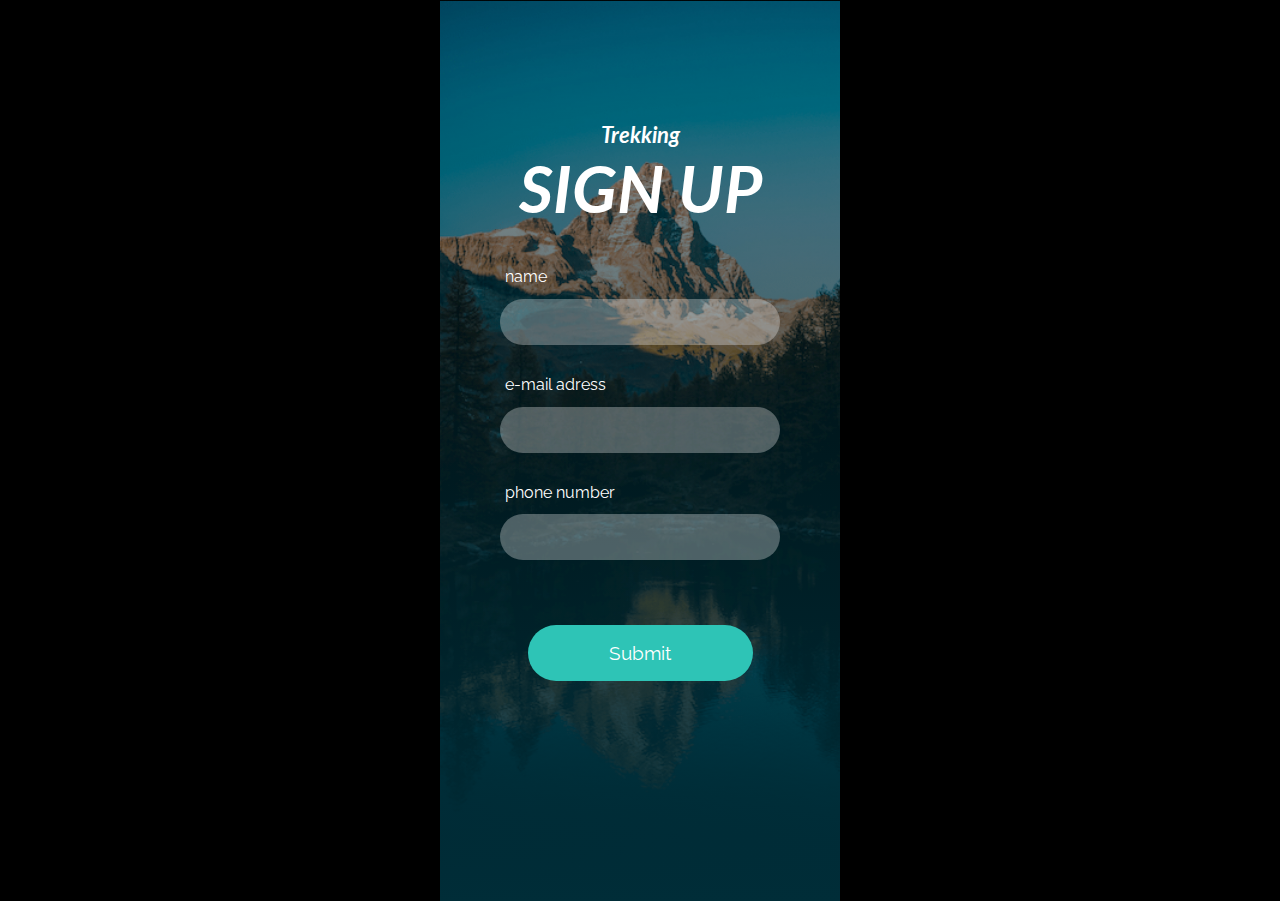
<file: 001/index.html>
<!DOCTYPE html>
<html lang="en">
<head>
    <meta charset="UTF-8">
    <meta name="viewport" content="width=device-width, initial-scale=1.0">
    <link rel="stylesheet" href="style.css">
    <title>Daily UI 001</title>
</head>
<body>
    <div class="wrapper">
        <header id="header" class="">
            <h2 class="desc">Trekking</h2>
            <h1 class="title">Sign Up</h1>
        </header>
        <div class="main">
            <form action="" class="sign-up-form">
                <label id="labelName" class="" for="name">name</label>
                <input type="text" class="" id="name" autocomplete="no">
                <label id="labelEmail" class="" for="email">e-mail adress</label>
                <input type="text" class="" id="email" autocomplete="no">
                <label id="labelTel" class="" for="phone">phone number</label>
                <input type="number" class="" id="phone" autocomplete="off">
                

                <button type="button" id="submitBtn" class="submit-btn "><span class="">Submit</span></button>
            </form>
        </div>
        <div id="signedUp" class="sucsess drop-downX">
            <h2 class="sucsess__titel">Success</h2>
            <p class="sucsess__desc"><strong>Hi <span id="descName">Name</span>!</strong><br>
                You have now been registered to our trekking tour. <br> We will send you confirmation e-mail to <strong><span id="descEmail">place@holder.com</span></strong>.
            <br><br>Have a great day!</p>
            <button class="btn" onclick="location.reload()">OK, got it!</button>

        </div>
    </div>
    <script src="script.js"></script>
</body>
</html>
</file>
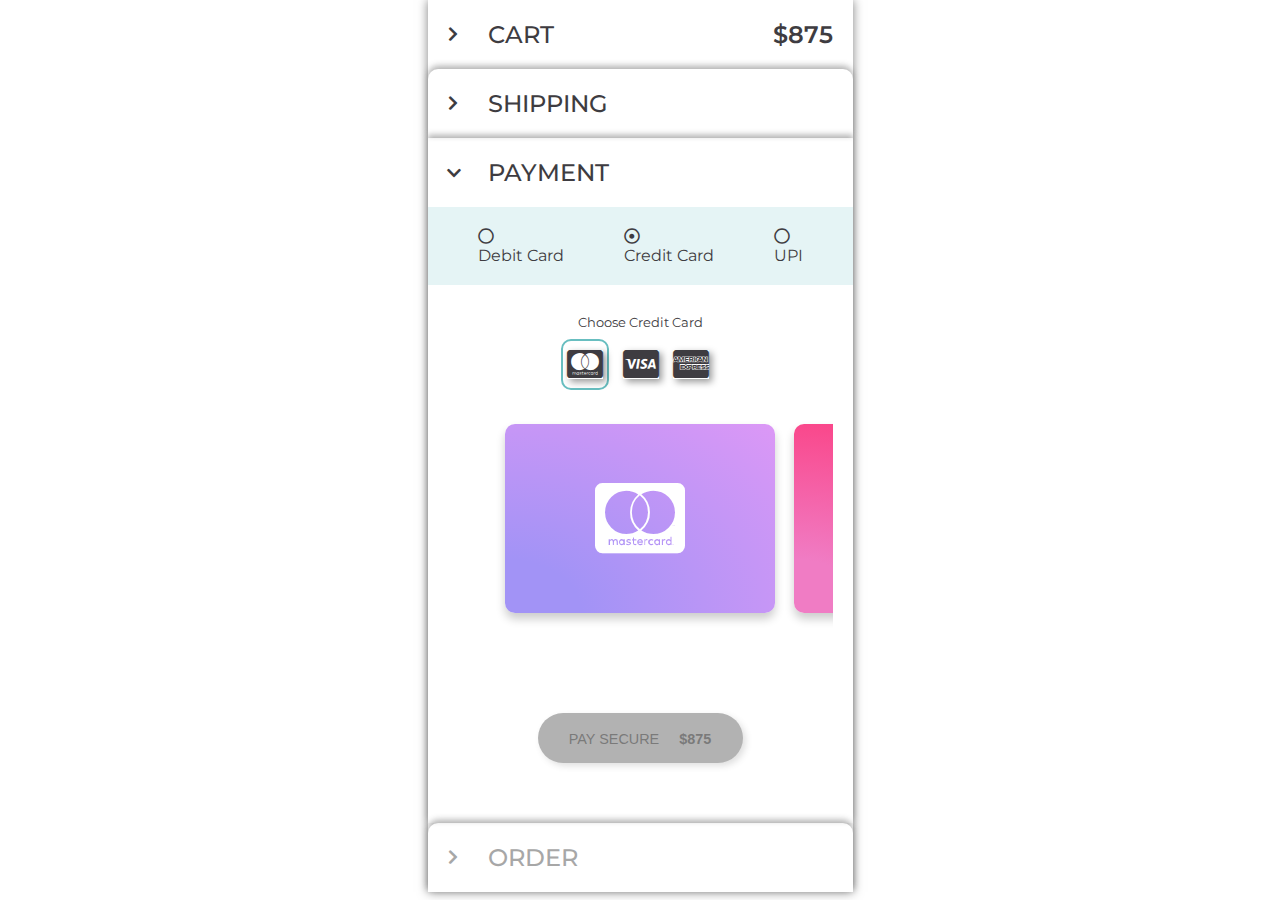
<file: 002/index.html>
<!DOCTYPE html>
<html lang="en">
<head>
    <meta charset="UTF-8">
    <meta name="viewport" content="width=device-width, initial-scale=1.0">
    <!-- <link rel="stylesheet" href="test.css"> -->
    <link rel="stylesheet" href="style.css">
    <title>DaliUI002</title>
</head>
<body>

    <div class="wrapper checkout">
      <section class="column-row">
        <header class="row checkout__header">
          <div class="checkout__header__expand"><i class="fas fa-chevron-right"></i></div>
          <h2>Cart</h2>
          <h2 class="cart-price">$875</h2>
        </header>
        <section class="row checkout__body collaps">
          <header class="checkout__body__header">
            <h2>Cart placeholder</h2>
          </header>
          <section class="checkout__body__container">
            <p><strong>This is placeholder text for shopping cart</strong></p>
            <p>Lorem ipsum dolor sit amet consectetur adipisicing elit. Officiis animi aspernatur fugiat dolore recusandae atque harum, soluta expedita cumque? Sed dolorum consequatur odit voluptate tempore consequuntur at, omnis dignissimos enim!</p>
          </section>
        </section>
      </section>

      <section class="column-row top-shadow round-top">
        <header class="row checkout__header">
          <div class="header__expand"><i class="fas fa-chevron-right"></i></div>
          <h2>Shipping</h2>
        </header>
        <section class="row checkout__body collaps">
          <header class="checkout__body__header">
            <h2>Shipping placholder</h2>
          </header>
          <section class="checkout__body__container">
            <p><strong>This is placeholder text for Shipping</strong></p>
            <p>Lorem ipsum dolor sit amet consectetur adipisicing elit. Officiis animi aspernatur fugiat dolore recusandae atque harum, soluta expedita cumque? Sed dolorum consequatur odit voluptate tempore consequuntur at, omnis dignissimos enim!</p>
          </section>
        </section>
      </section>

      <section class="column-row top-shadow">
        <header class="row checkout__header">
          <div class="header__expand rotate-90-cw"><i class="fas fa-chevron-right"></i></div>
          <h2>Payment</h2>
        </header>
        <section class="row checkout__body">
          <header class="checkout__body__header">
            <form class="checkout__body__header__payment" action="">
              <div class="pay-choice">
                <p><i class="far fa-circle"></i></p>
                <label for="r-debit" class="pay-choice__text">Debit Card</label>
              </div>
              <div class="pay-choice">
                <p><i class="far fa-dot-circle"></i></p>
                <label for="r-credit" class="pay-choice__text">Credit Card</label>
              </div>
              <div class="pay-choice">
                <p><i class="far fa-circle"></i></p>
                <label for="r-upi"class="pay-choice__text">UPI</label>
              </div>
            </form>
          </header>

          <section class="checkout__body__container">

              <section class="slider">
                <section class="slider__btns">
                  <header class="slider__btns__header"><p>Choose Credit Card</p></header>
                  <div class="slider__btns__list">
                    <a href="#slide-1" class="slider__btns__list__btn active"><i class="fab fa-cc-mastercard"></i></a>
                    <a href="#slide-2" class="slider__btns__list__btn"><i class="fab fa-cc-visa"></i></a>
                    <a href="#slide-3" class="slider__btns__list__btn"><i class="fab fa-cc-amex"></i></a>
                </div>
                </section>
                <section id="scroll" class="slider__slides">
                  <div id="slide-1" class="cc-card mastercard-bg">
                    <i class="fab fa-cc-mastercard"></i>
                  </div>
                  <div id="slide-2" class="cc-card visa-bg">
                    <i class="fab fa-cc-visa"></i>
                  </div>
                  <div id="slide-3" class="cc-card amex-bg">
                    <i class="fab fa-cc-amex"></i>
                  </div>
                </section>


                

              </section> <!-- End Slider -->
              
              <section class="pay-btn">
                <button id="payBtn" class="pay-btn__btn btn-inactive">Pay secure<span class="pay-btn__btn__price">$875</span></button>
              </section>
              <!-- popUp-close -->

              <div id="popUp" class="popUp popUp-close">
                <div id="closePopUp" class="popUp__card__close-btn"><i class="far fa-times-circle"></i></div>
                
                <div id="popUpCard" class="popUp__card">
                  
                  <span class="popUp__card__brand"><i class="fab"></i></span>
                  <form class="popUp__card__form" action="">
                    <label for="cardName" class="card-form__name">CARDHOLDER NAME</label>
                    <input type="text" id="cardName" class="card-form__input" name="name" pattern="[A-Za-z]{3}" placeholder="Jane Doe">
                    <label for="cardName" class="card-form__name">CARD NUMBER</label>
                    <input type="text" id="cardNumber" class="card-form__input" name="number" maxlength="19" placeholder="1234 5678 9012 4567">
                    <label for="cardName" class="card-form__name">EXPIRE DATE</label>
                    <input type="text" id="cardDate" class="card-form__input" name="date"  maxlength="7" placeholder="12 / 31">
                    <label for="cardName" class="card-form__name">CVC</label>
                    <input type="password" id="cardCVC" class="card-form__input" name="CVC" maxlength="4" placeholder="1234">
                    <button type="submit" id="cardSubmit" name="submit-card" class="pay-btn__btn card-form__submit-card" >confirm</button>
                  </form>
                </div>
                
              </div>

           </section>
        </section>
      </section>

      <section class="column-row top-shadow round-top">
        <header class="row checkout__header">
          <div class="header__expand unchecked"><i class="fas fa-chevron-right"></i></div>
          <h2 class="unchecked">Order</h2>
        </header>
        <section class="row checkout__body collaps">
          <header class="checkout__body__header">
            <h2>Order placholder</h2>
          </header>
          <section class="checkout__body__container">
            <p><strong>This is placeholder text for Order</strong></p>
            <p>Lorem ipsum dolor sit amet consectetur adipisicing elit. Officiis animi aspernatur fugiat dolore recusandae atque harum, soluta expedita cumque? Sed dolorum consequatur odit voluptate tempore consequuntur at, omnis dignissimos enim!</p>
          </section>
        </section>
      </section>

    </div>
  <script src="script.js"></script>
  <script src="script/validation.js"></script>
</body>
</html>
</file>
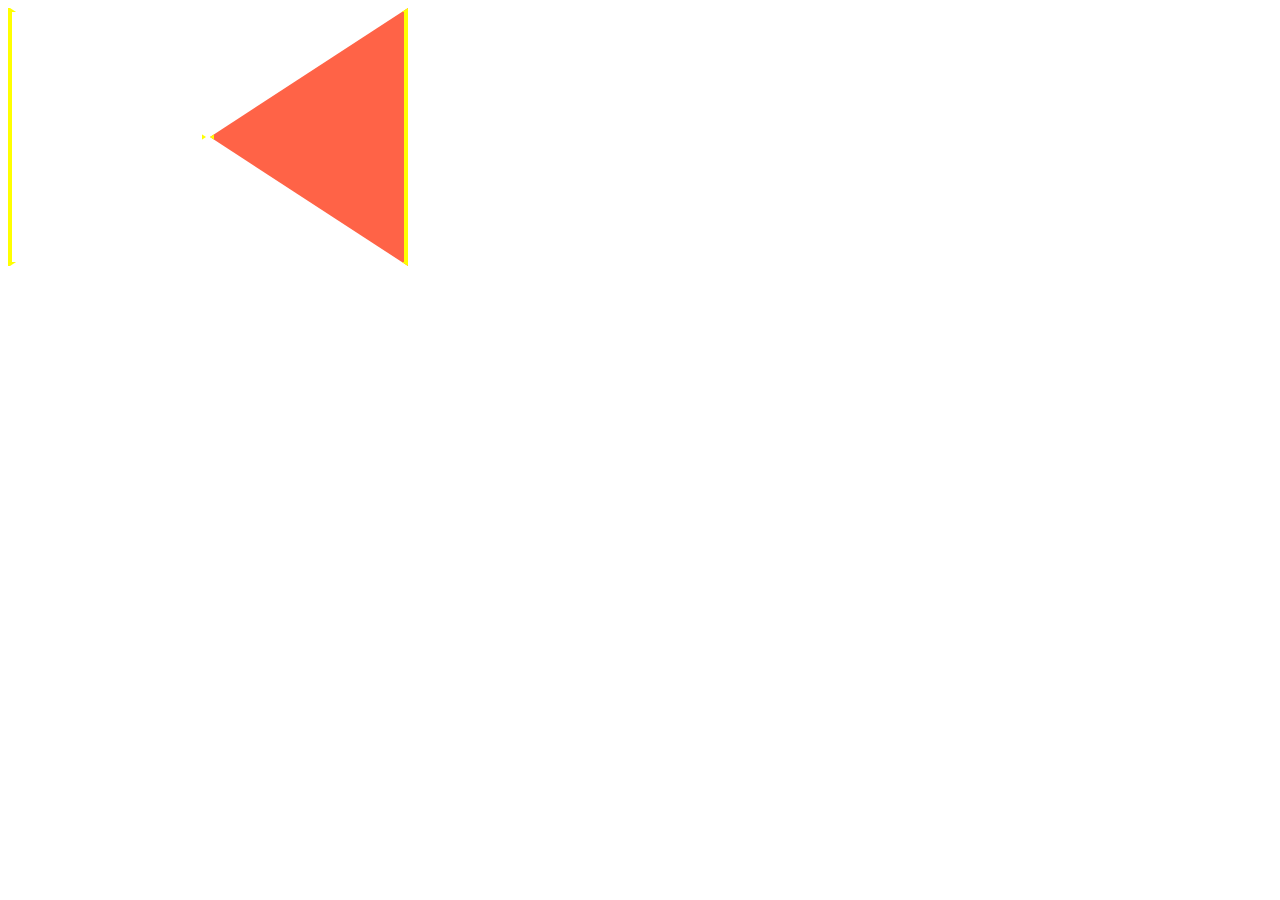
<file: 003/pinchers Barbershop/test.html>
<!DOCTYPE html>
<html>
<head>
<style>
body {
  width: 400px;
  box-sizing: border-box;
  
}
.wrapper {
  display: flex;
  overflow: hidden;
  align-items: center;
  justify-content: space-between;
}

.tri {
  width:200px;
  height:250px;
  background:tomato;
  border: solid 4px yellow;

  

}

p {
  padding:  1.5em;
}



.triangel_l{
  background: url("https://scontent-arn2-2.cdninstagram.com/v/t51.2885-15/e35/15802065_404726533203744_3504054888122286080_n.jpg?_nc_ht=scontent-arn2-2.cdninstagram.com&_nc_cat=100&_nc_ohc=tkc-mHPuWHkAX9mdY_u&oh=33008470e07e4663e80abc92bffeaba5&oe=5EB47B6C");
  background-size: cover;
  background-position: center;
  clip-path: polygon(1% 0, 0 0, 0 100%, 1% 100%, 100% 50%);
  transition: clip-path, width, opacity 500ms ease-in-out 0ms, 500ms;
  margin-right: 2px;
  display: flex;
  flex-direction: column;
  justify-content: center;
  align-items: center;
}

.icn {
  width: 50px;
  height: 50px;
  background: white;
  border-radius: 50%;
  margin-right: 3em;
}

.triangel_l p{
  font-family: arial;
  font-size: 1em;
  color: white;
  display: none;
  opacity: 0;
}

.triangel_r{
  clip-path: polygon(100% 0, 100% 0, 100% 100%, 100% 100%, 0% 50%);
  transition: width 500ms ease-in-out;
  margin-left: 2px;
}

.triangel_l:hover {
  clip-path: polygon(100% 0, 0 0, 0 100%, 100% 100%, 100% 50%);
  width: 400px;
  z-index: 100;
}

.triangel_l:hover + .triangel_r {
  width: 0px;

}

.triangel_l:hover p {
  display: inline;
  opacity: 1;

}



</style>
</head>
<body>

<div class="wrapper">

  <div class="triangel_l tri">
    <div class="icn"></div>
    <p>
        Klippning drop-in......250kr <br>
        Klippning..............350kr</p>
  </div>
   <div class="triangel_r tri">
  </div>
</div>

</body>
</html>
</file>
<file: 001/style.css>
@import url('https://fonts.googleapis.com/css2?family=Lato:ital,wght@0,400;1,700&family=Raleway:wght@400;500;600&display=swap');

/* 
font-family: 'Lato', sans-serif;
font-family: 'Raleway', sans-serif;

*/

* {
    margin: 0;
    padding: 0;
}

body{
    background-color: black;
    background-repeat: no-repeat;
    background-size: cover;
    background-position: center center;
    font-family: 'Raleway', sans-serif;
    color: white;
}

h1, h2 {
    font-family: 'Lato', sans-serif;
    font-weight: 700;
    font-style: italic;
}
h1 {
    font-size: 4.125em;
    text-transform: uppercase;
}
h2 {
    font-size: 1.375em;

}

.wrapper {
    margin: 0 auto;
    padding-top: 1px;
    max-width: 400px;
    height: 100vh;
    /* Credit: Photo by Matteo Catanese on Unsplash */
    background-image: 
    linear-gradient(rgba(0,11,13,.4), rgba(0,45,56,1)),
    url("img/matteo-catanese-4KrQq8Z6Y5c-500x750.jpg");
    background-position: center center;
    background-size: 150%;
    background-repeat: no-repeat;
}

header {

    /* display: flex;
    flex-direction: column;
    align-items: center; */
    margin-top: 120px;
    margin-bottom: 40px;
    text-align: center;

}

.main {
    padding: 0 15%;
}

.sign-up-form {
    display: flex;
    flex-direction: column;
}
.sign-up-form label { 
    position: relative;
    padding-left: 5px;
    margin-bottom: .8em;
    /* animation */
    width: auto;
    opacity: 1;
}
.right::after,
.wrong::after {
    position: absolute;
    top: 45px;
    right: 20px;
    font-size: 1.5;
    font-weight: 800;
    
}
.wrong::after {
    content: "\2716";
    color: tomato;
}
.right::after {
    content: "\2714";
    color: chartreuse;
}

input[type=text],
input[type=number] {
    align-self: center;
    box-sizing: border-box;
    height: 46px;
    border-radius: 23px;
    background-color: rgba(255,255,255,.3);
    padding: 0 25px;
    margin-bottom: 30px;
    border: none;
    font-size: 1em;
    color: white;
    /* animation */
    width: 100%;
}

input[type=text]:focus,
input[type=text]:active,
input[type=number]:focus,
input[type=number]:active {
    border: 2px solid #2EC4B6;
    outline: none;
}
input[type=number] {
    margin-bottom: 65px;
}

/* Chrome, Safari, Edge, Opera */
input::-webkit-outer-spin-button,
input::-webkit-inner-spin-button {
  -webkit-appearance: none;
  margin: 0;
}

/* Firefox */
input[type=number] {
  -moz-appearance: textfield;
}


.btn,
.submit-btn {
    border: none;
    background-color: #2EC4B6;
    font-family: 'Raleway', sans-serif;
    color: white;
    border-radius: 28px;
}

.submit-btn{
    position: relative;
    align-self: center;
    height: 56px;
    width: 225px;
    font-size: 1.2em;
}

.btn {
    margin-top: 30px;
    margin-bottom: 10px;
    width:120px;
    height: 40px;
    font-size: .8em;
    font-weight: 800;
    align-self: center;
}


.btn:focus,
.btn:active,
.btn:hover {
        border: 2px solid white;
        outline: none;
}

.submit-btn:focus,
.submit-btn:active,
.submit-btn:hover {
    /* border: 2px solid white; */
    outline: none;
}

.sucsess {
    display: flex;
    flex-direction: column;
    position: absolute;
    top: 50%;
    left: 50%;
    border-radius: 10px;
    transform: translate(-50%, -200vh);
    max-width: 300px;
    width: 60%;
    background-color: lightgray;
    padding: 20px 30px;
    color: black;
}

.sucsess__titel {
    text-align: center;
    line-height: 2em;
    margin-bottom: 10px;
}

.sucsess__desc {
    line-height: 1.5em;
}


/* Elements to animate */


.letter {
    animation: letter .3s ease-in forwards,
                letterFly .8s 3.2s cubic-bezier(.55,-0.35,.85,.9) forwards;
}

.fade {
    opacity: 1;
    animation: fade .3s .3s ease-out forwards;
}

.shrink1 {
    animation: shrink .2s .6s ease-out forwards,
                drop1 .4s 1s cubic-bezier(.21,-0.51,.77,.84) forwards;
}

.shrink2 {
    animation: shrink .2s .9s ease-out forwards,
                drop2 .4s 1.5s cubic-bezier(.21,-0.51,.77,.84) forwards;
}

.shrink3 {
    animation: shrink .2s 1.2s ease-out forwards,
                drop3 .4s 1.9s cubic-bezier(.1,-0.51,.77,.84) forwards;
}

.letter::before {
    content: url("img/envelope_1.svg");
    position: absolute;
    display: block;
    height: 65px;
    width: 102px;
    top: -32px;
    transform:rotateX(90deg);
    opacity: 1;
    animation: letterClose1 .6s 2.5s ease forwards;
}

.fade__header {
    animation: fade .6s 2.8s ease-out forwards;
}

.drop-down {
    animation: dropDown .6s 4.7s ease both;
}


/* keyframes */

@keyframes fade{
    from{ opacity: 1 }
    to{ opacity: 0 }
}
@keyframes letter{
    from{ width: 225px; border-radius: 28px; color: white }
    to{ width: 102px; border-radius: 3px; color: transparent }
}

@keyframes shrink {
    from{with: auto}
    to{width: 46px}
}

@keyframes drop1 {
    from{transform: translateY(0px); opacity: 1}
    to{transform: translateY(115px); opacity: 0}
}
@keyframes drop2 {
    from{transform: translateY(0px); opacity: 1}
    to{transform: translateY(220px); opacity: 0}
}
@keyframes drop3 {
    from{transform: translateY(0px); opacity: 1}
    to{transform: translateY(330px); opacity: 0}
}

@keyframes letterClose1 {
    0%{transform:rotateX(90deg)}
    50%{transform:rotateX(0deg)}
    100%{transform:rotateX(180deg)}

    /* from{transform:rotateX(90deg)}
    to{transform:rotateX(0deg)} */
}

@keyframes letterFly {
    /* 0%{transform:  translate(0px, 0px)}
    100%{transform: rotateZ(20deg) translate(150px, -730px); opacity: 0;} */

    0%{transform:  translate(0px, 0px)}
    100%{transform: rotateZ(170deg) translate(150px, -730px); opacity: 0;}
}

@keyframes dropDown {
    from{transform: translate(-50%, -200vh)}
    to{transform: translate(-50%, -50%)}
}



@media only screen and (max-height: 700px) {
    header {
        margin-top: 60px; 
    }
}
@media only screen and (max-height: 600px) {
    header {
        margin-top: 1px; 
    }
}
</file>
<file: 002/test.css>
/* css-tricks slideshow */
* {
    box-sizing: border-box;
  }
  
  .slider {
    width: 700px;
    text-align: center;
    overflow: hidden;
    background-color: white;
  }
  
  .slides {
    display: flex;
  
    overflow-x: auto;
    scroll-snap-type: x mandatory;
  
    scroll-behavior: smooth;
  
    /*
    scroll-snap-points-x: repeat(300px);
    scroll-snap-type: mandatory;
    */
 
  }

  /* This styles the scrollbar */
  .slides::-webkit-scrollbar {
    width: 10px; 
    height: 10px;
  }
  .slides::-webkit-scrollbar-thumb {
    background: black;
    border-radius: 10px;
  }
  .slides::-webkit-scrollbar-track {
    background: transparent;
  }
  .slides > div {
    scroll-snap-align: center;
    flex-shrink: 0;
    width: 50vw;
    height: 30vw;
    margin-right: 50px;
    border-radius: 10px;
    background: #eee;
    transform-origin: center center;
    transform: scale(1);
    transition: transform 0.5s;
    position: relative;
  
    display: flex;
    justify-content: center;
    align-items: center;
    font-size: 100px;
  }

  .slides > div:first-child{
    margin-left:50vw;
  }
  /* .slides > div:last-child{
    margin-right:50vw;

  } */

  .slides > div:target {
      /* transform: scale(0.8); */
  }
  
  .slider > a {
    display: inline-flex;
    width: 1.5rem;
    height: 1.5rem;
    background: white;
    text-decoration: none;
    align-items: center;
    justify-content: center;
    border-radius: 50%;
    margin: 0 0 0.5rem 0;
    position: relative;
  }
  .slider > a:active {
    top: 1px;
  }
  .slider > a:focus {
    background: #000;
  }
  

  html,
  body {
    height: 100%;
    /* overflow: hidden; */
  }
  body {
    /* display: flex;
    align-items: center;
    justify-content: center;

    background: linear-gradient(to bottom, #74abe2, #5563de);
    font-family: "Ropa Sans", sans-serif; */
  }
</file>
<file: 002/style.css>
@import url("https://fonts.googleapis.com/css2?family=Montserrat:wght@300;400;500;700&display=swap");
@import url("https://use.fontawesome.com/releases/v5.13.0/css/all.css");
* {
  padding: 0;
  margin: 0;
  -webkit-box-sizing: border-box;
          box-sizing: border-box;
}

h2 {
  font-weight: 500;
  font-size: 1.5rem;
}

body {
  font-family: 'Montserrat', sans-serif;
  color: #3E3C41;
}

a {
  color: #3E3C41;
}

a:hover {
  opacity: .6;
}

a:visited {
  color: #3E3C41;
}

.slider {
  width: 100%;
  overflow: hidden;
  padding-bottom: 30px;
}

.slider__btns {
  display: -webkit-box;
  display: -ms-flexbox;
  display: flex;
  -ms-flex-pack: distribute;
      justify-content: space-around;
  justify-items: center;
  -webkit-box-align: center;
      -ms-flex-align: center;
          align-items: center;
  -webkit-box-orient: vertical;
  -webkit-box-direction: normal;
      -ms-flex-direction: column;
          flex-direction: column;
  margin-bottom: 30px;
}

.slider__btns__header {
  margin-bottom: 15px;
  font-size: .8rem;
}

.slider__btns a {
  font-size: 2rem;
  cursor: pointer;
}

.slider__btns i {
  -webkit-box-shadow: 3px 3px 7px rgba(0, 0, 0, 0.4);
          box-shadow: 3px 3px 7px rgba(0, 0, 0, 0.4);
  line-height: 1.8rem;
}

.slider__btns__list__btn {
  margin-right: 10px;
}

.slider__slides {
  display: -webkit-box;
  display: -ms-flexbox;
  display: flex;
  overflow-x: auto;
  -ms-scroll-snap-type: x mandatory;
      scroll-snap-type: x mandatory;
  scroll-behavior: smooth;
  padding-top: 10px;
  padding-bottom: 40px;
  margin-bottom: 30px;
}

.slider__slides div {
  scroll-snap-align: center;
  -ms-flex-negative: 0;
      flex-shrink: 0;
  width: 70%;
  position: relative;
  margin-right: 5%;
  border-radius: 10px;
  -webkit-transform-origin: center center;
          transform-origin: center center;
  -webkit-transform: scale(1);
          transform: scale(1);
  -webkit-transition: -webkit-transform 0.5s;
  transition: -webkit-transform 0.5s;
  transition: transform 0.5s;
  transition: transform 0.5s, -webkit-transform 0.5s;
  position: relative;
  display: -webkit-box;
  display: -ms-flexbox;
  display: flex;
  -webkit-box-pack: center;
      -ms-flex-pack: center;
          justify-content: center;
  -webkit-box-align: center;
      -ms-flex-align: center;
          align-items: center;
  color: white;
  font-size: 5rem;
  -webkit-box-shadow: 0px 6px 10px rgba(0, 0, 0, 0.2);
          box-shadow: 0px 6px 10px rgba(0, 0, 0, 0.2);
}

.slider__slides div:before {
  content: '';
  display: block;
  padding-top: 70%;
}

.slider__slides div:first-child {
  margin-left: 50%;
}

.slider__slides::-webkit-scrollbar {
  width: 10px;
  height: 10px;
}

.slider__slides::-webkit-scrollbar-thumb {
  background: rgba(0, 0, 0, 0.4);
  border-radius: 10px;
}

.slider__slides::-webkit-scrollbar-track {
  background: rgba(0, 0, 0, 0.1);
}

.mastercard-bg {
  background: radial-gradient(at bottom left, #A293F6 20%, #DC98F6 100%);
}

.visa-bg {
  background: radial-gradient(at bottom left, #F07CC4 20%, #FF2A6B 100%);
}

.amex-bg {
  background: radial-gradient(at bottom left, #f5663b 20%, #f6d757 100%);
}

.active {
  -webkit-box-sizing: border-box;
          box-sizing: border-box;
  padding: 4px;
  border: solid 2px #68BEC0;
  border-radius: 10px;
}

.wrapper {
  margin-left: auto;
  margin-right: auto;
  max-width: 425px;
  -webkit-box-shadow: 0px 0px 10px rgba(0, 0, 0, 0.5);
          box-shadow: 0px 0px 10px rgba(0, 0, 0, 0.5);
}

.checkout {
  /* Firefox */
  /*--------------- single purpose --------------*/
  /*--------------- effects --------------*/
}

.checkout__header {
  padding: 10px 20px;
  display: -webkit-box;
  display: -ms-flexbox;
  display: flex;
  -webkit-box-pack: start;
      -ms-flex-pack: start;
          justify-content: flex-start;
  -webkit-box-align: center;
      -ms-flex-align: center;
          align-items: center;
}

.checkout__header__expand {
  font-family: "Font Awesome 5 Free";
  /* This is the correct font-family*/
  font-size: 1rem;
  -webkit-transition: -webkit-transform .3s ease-out;
  transition: -webkit-transform .3s ease-out;
  transition: transform .3s ease-out;
  transition: transform .3s ease-out, -webkit-transform .3s ease-out;
  -webkit-transform: rotate(0deg);
          transform: rotate(0deg);
}

.checkout__header h2 {
  text-transform: uppercase;
  padding: 10px 0px 10px 30px;
}

.checkout__header .unchecked {
  color: #a7a7a7;
}

.checkout__header .cart-price {
  margin-right: 0;
  margin-left: auto;
  font-weight: 600;
  padding: 0;
}

.checkout__body {
  overflow: hidden;
  max-height: 100vh;
  -webkit-transition: max-height .3s ease-out;
  transition: max-height .3s ease-out;
}

.checkout__body__header {
  display: -webkit-box;
  display: -ms-flexbox;
  display: flex;
  -webkit-box-pack: center;
      -ms-flex-pack: center;
          justify-content: center;
  -webkit-box-align: center;
      -ms-flex-align: center;
          align-items: center;
  padding: 20px;
  background-color: #E5F4F5;
}

.checkout__body__header__payment {
  width: 100%;
  display: -webkit-box;
  display: -ms-flexbox;
  display: flex;
  -ms-flex-pack: distribute;
      justify-content: space-around;
}

.checkout__body__container {
  position: relative;
  padding: 30px 20px;
}

.checkout .pay-btn {
  width: 100%;
}

.checkout .pay-btn__btn {
  display: block;
  margin: 0 auto 30px;
  padding-top: 2px;
  height: 50px;
  width: 205px;
  border-radius: 25px;
  border: none;
  color: #3E3C41;
  color: #222222;
  font-size: .9rem;
  font-weight: 500;
  text-transform: uppercase;
  background: -webkit-gradient(linear, left top, right top, from(#65BBBE), to(#8DE3D4));
  background: linear-gradient(to right, #65BBBE, #8DE3D4);
  -webkit-box-shadow: 3px 3px 6px rgba(0, 0, 0, 0.2);
          box-shadow: 3px 3px 6px rgba(0, 0, 0, 0.2);
  outline: none;
  cursor: pointer;
}

.checkout .pay-btn__btn__price {
  font-weight: 600;
  margin-left: 20px;
}

.checkout .pay-btn__btn:hover {
  color: white;
  background: -webkit-gradient(linear, left top, right top, from(#65be87), to(#90e38d));
  background: linear-gradient(to right, #65be87, #90e38d);
}

.checkout .pay-btn__btn:active {
  -webkit-box-shadow: 1px 1px 2px rgba(0, 0, 0, 0.2);
          box-shadow: 1px 1px 2px rgba(0, 0, 0, 0.2);
}

.checkout .btn-inactive {
  cursor: not-allowed;
  background: gray;
  opacity: .6;
}

.checkout .btn-inactive:hover {
  background: gray;
  color: tomato;
}

.checkout .popUp {
  position: absolute;
  top: 0;
  left: 0;
  height: 100%;
  width: 100%;
  display: block;
  background: rgba(229, 244, 245, 0.5);
  -webkit-backdrop-filter: blur(5px);
          backdrop-filter: blur(5px);
}

.checkout .popUp__card {
  position: relative;
  top: 120px;
  left: 50%;
  -webkit-transform: translateX(-50%);
          transform: translateX(-50%);
  width: 90%;
  padding: 25px;
  border-radius: 10px;
  -webkit-box-shadow: 3px 3px 15px rgba(0, 0, 0, 0.6);
          box-shadow: 3px 3px 15px rgba(0, 0, 0, 0.6);
}

.checkout .popUp__card__close-btn {
  position: absolute;
  display: inline-block;
  top: 70px;
  right: 20px;
  font-size: 2rem;
  cursor: pointer;
}

.checkout .popUp__card__close-btn:hover {
  color: tomato;
  opacity: .9;
}

.checkout .popUp__card__brand {
  position: absolute;
  top: 10px;
  right: 20px;
  font-size: 3rem;
  color: white;
}

.checkout .popUp__card__form {
  display: -webkit-box;
  display: -ms-flexbox;
  display: flex;
  -ms-flex-wrap: wrap;
      flex-wrap: wrap;
  -webkit-box-pack: justify;
      -ms-flex-pack: justify;
          justify-content: space-between;
}

.checkout .popUp-close {
  display: none;
}

.checkout .card-form__name {
  position: relative;
  font-size: .7rem;
  font-weight: 500;
  color: #3E3C41;
  margin-bottom: 2px;
}

.checkout .card-form__input {
  font-size: 1rem;
  font-weight: 600;
  color: #3E3C41;
  background: none;
  border: none;
  border-bottom: 1.5px solid rgba(255, 255, 255, 0.5);
  outline: none;
  padding: 5px;
}

.checkout .card-form__input:focus {
  background: rgba(255, 255, 255, 0.171);
  border-bottom: 1.5px solid rgba(255, 255, 255, 0.5);
}

.checkout .card-form__input:nth-child(2) {
  margin-bottom: 30px;
  -ms-flex-preferred-size: 100%;
      flex-basis: 100%;
  margin-right: 30%;
}

.checkout .card-form__name:nth-child(1) {
  -ms-flex-preferred-size: 100%;
      flex-basis: 100%;
  margin-right: 30%;
}

.checkout .card-form__input:nth-child(4) {
  margin-bottom: 20px;
  -ms-flex-preferred-size: 100%;
      flex-basis: 100%;
}

.checkout .card-form__name:nth-child(3) {
  -ms-flex-preferred-size: 100%;
      flex-basis: 100%;
}

.checkout .card-form__input:nth-child(6) {
  width: 30%;
  -webkit-box-ordinal-group: 4;
      -ms-flex-order: 3;
          order: 3;
}

.checkout .card-form__name:nth-child(5) {
  width: 30%;
  -webkit-box-ordinal-group: 2;
      -ms-flex-order: 1;
          order: 1;
}

.checkout .card-form__input:nth-child(8) {
  width: 60%;
  -webkit-box-ordinal-group: 5;
      -ms-flex-order: 4;
          order: 4;
}

.checkout .card-form__name:nth-child(7) {
  width: 60%;
  -webkit-box-ordinal-group: 3;
      -ms-flex-order: 2;
          order: 2;
}

.checkout .card-form__submit-card {
  position: absolute;
  top: 100%;
  left: 50%;
  -webkit-transform: translateX(-50%);
          transform: translateX(-50%);
  margin-top: 30px;
}

.checkout .correctInput::after,
.checkout .wronInput::after {
  content: "";
  display: block;
  position: absolute;
  top: calc(1rem + 3px);
  right: 10px;
  width: 20px;
  height: 20px;
}

.checkout .correctInput::after {
  background: url(img/check-solid.svg);
  background-repeat: no-repeat;
}

.checkout .wronInput::after {
  background: url(img/times-solid.svg);
  background-repeat: no-repeat;
}

.checkout ::-webkit-input-placeholder {
  color: #3e3c4188;
  font-weight: 600;
}

.checkout :-ms-input-placeholder {
  color: #3e3c4188;
  font-weight: 600;
}

.checkout ::-ms-input-placeholder {
  color: #3e3c4188;
  font-weight: 600;
}

.checkout ::placeholder {
  color: #3e3c4188;
  font-weight: 600;
}

.checkout input::-webkit-outer-spin-button,
.checkout input::-webkit-inner-spin-button {
  -webkit-appearance: none;
  margin: 0;
}

.checkout input[type=number] {
  -moz-appearance: textfield;
}

.checkout .top-shadow {
  -webkit-box-shadow: 0px -3px 6px 0px rgba(54, 54, 54, 0.4);
          box-shadow: 0px -3px 6px 0px rgba(54, 54, 54, 0.4);
}

.checkout .round-top {
  border-radius: 10px 10px 0 0;
}

.checkout .collaps {
  max-height: 0px;
}

.checkout .rotate-90-cw {
  -webkit-transition: -webkit-transform .2s ease-in-out;
  transition: -webkit-transform .2s ease-in-out;
  transition: transform .2s ease-in-out;
  transition: transform .2s ease-in-out, -webkit-transform .2s ease-in-out;
  -webkit-transform: rotate(90deg);
          transform: rotate(90deg);
}
/*# sourceMappingURL=style.css.map */
</file>
